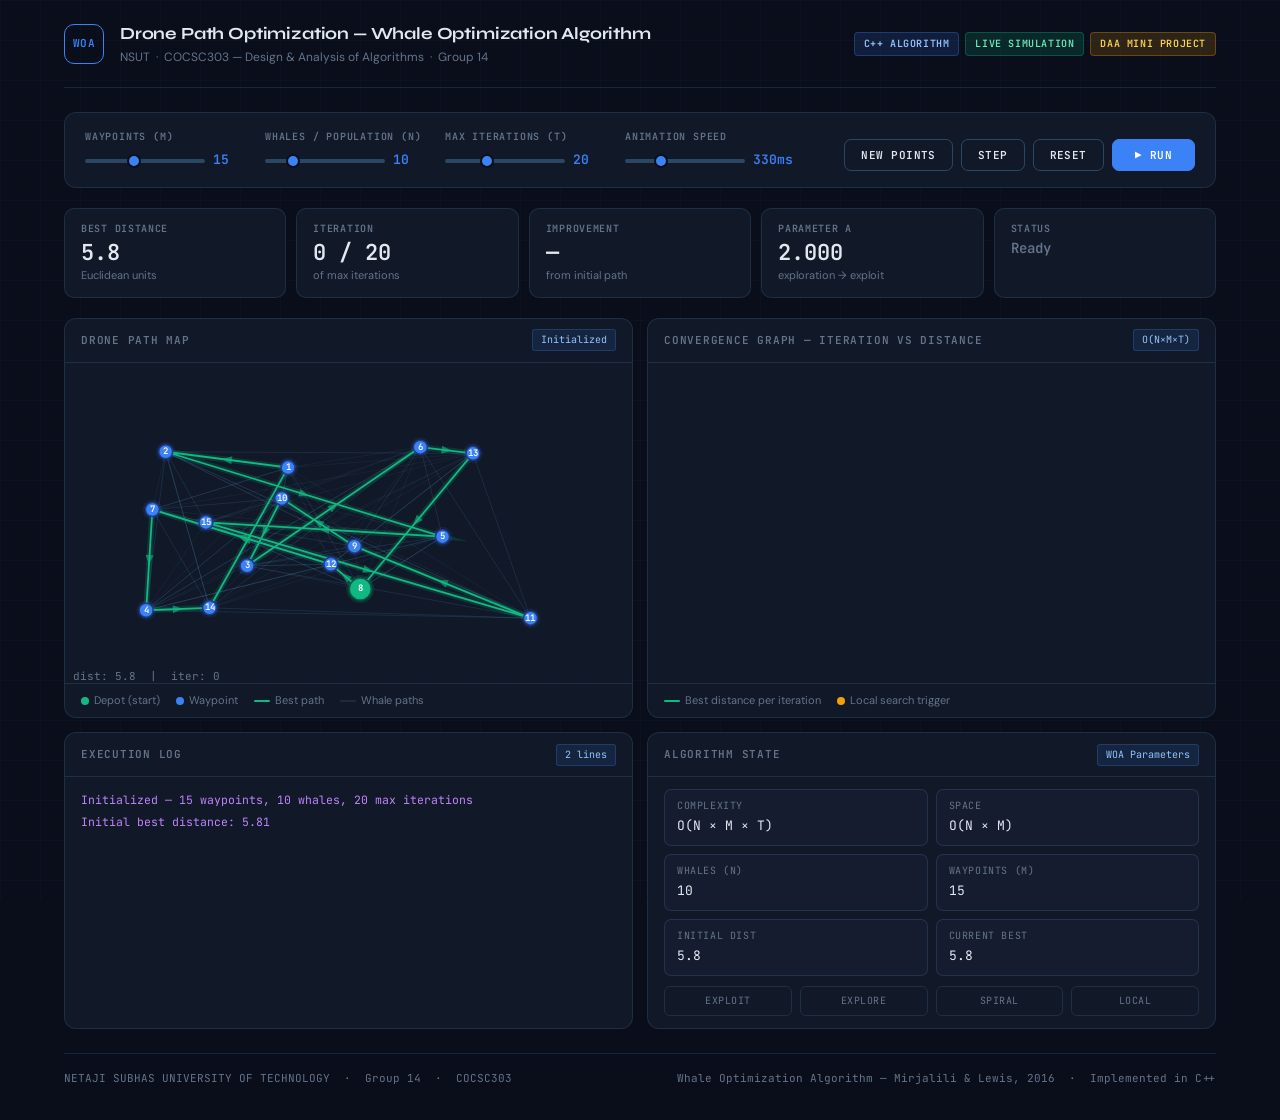
<file: WOA_Drone_Simulator.html>
<!DOCTYPE html>
<html lang="en">
<head>
<meta charset="UTF-8">
<meta name="viewport" content="width=device-width, initial-scale=1.0">
<title>Drone Path Optimization — Whale Optimization Algorithm | Group 14</title>
<link href="https://fonts.googleapis.com/css2?family=JetBrains+Mono:wght@400;600&family=Syne:wght@400;600;700;800&family=DM+Sans:ital,wght@0,300;0,400;0,500;1,300&display=swap" rel="stylesheet">
<style>
:root {
  --bg:       #0a0e1a;
  --bg2:      #0f1525;
  --bg3:      #151c30;
  --panel:    #111827;
  --border:   rgba(99,179,237,0.15);
  --border2:  rgba(99,179,237,0.30);
  --accent:   #3b82f6;
  --accent2:  #10b981;
  --accent3:  #f59e0b;
  --text:     #e2e8f0;
  --muted:    #64748b;
  --mono:     'JetBrains Mono', monospace;
  --display:  'Syne', sans-serif;
  --body:     'DM Sans', sans-serif;
}

*, *::before, *::after { box-sizing: border-box; margin: 0; padding: 0; }

body {
  background: var(--bg);
  color: var(--text);
  font-family: var(--body);
  font-size: 14px;
  line-height: 1.6;
  min-height: 100vh;
  overflow-x: hidden;
}

/* ── animated grid bg ── */
body::before {
  content: '';
  position: fixed;
  inset: 0;
  background-image:
    linear-gradient(rgba(59,130,246,0.04) 1px, transparent 1px),
    linear-gradient(90deg, rgba(59,130,246,0.04) 1px, transparent 1px);
  background-size: 40px 40px;
  pointer-events: none;
  z-index: 0;
}

.container { position: relative; z-index: 1; max-width: 1200px; margin: 0 auto; padding: 0 1.5rem 2rem; }

/* ── Header ── */
header {
  border-bottom: 1px solid var(--border);
  padding: 1.25rem 0;
  margin-bottom: 1.5rem;
  display: flex;
  align-items: center;
  justify-content: space-between;
  flex-wrap: wrap;
  gap: .75rem;
}
.header-left { display: flex; align-items: center; gap: 1rem; }
.logo-mark {
  width: 40px; height: 40px;
  border: 1.5px solid var(--accent);
  border-radius: 10px;
  display: flex; align-items: center; justify-content: center;
  font-family: var(--mono);
  font-size: 11px; font-weight: 600;
  color: var(--accent);
  letter-spacing: .05em;
  flex-shrink: 0;
}
.header-title {
  font-family: var(--display);
  font-size: 17px; font-weight: 700;
  color: var(--text);
  letter-spacing: -.01em;
}
.header-sub { font-size: 12px; color: var(--muted); margin-top: 1px; }
.badges { display: flex; gap: 6px; flex-wrap: wrap; }
.badge {
  font-family: var(--mono);
  font-size: 10px; font-weight: 600;
  padding: 3px 9px;
  border-radius: 4px;
  letter-spacing: .06em;
  text-transform: uppercase;
}
.badge-blue  { background: rgba(59,130,246,.15); color: #93c5fd; border: 1px solid rgba(59,130,246,.3); }
.badge-green { background: rgba(16,185,129,.15); color: #6ee7b7; border: 1px solid rgba(16,185,129,.3); }
.badge-amber { background: rgba(245,158,11,.15);  color: #fcd34d; border: 1px solid rgba(245,158,11,.3); }

/* ── Controls bar ── */
.controls-bar {
  background: var(--panel);
  border: 1px solid var(--border);
  border-radius: 12px;
  padding: 1rem 1.25rem;
  margin-bottom: 1.25rem;
  display: flex; flex-wrap: wrap; gap: 1.25rem;
  align-items: flex-end;
}
.ctrl-group { display: flex; flex-direction: column; gap: 5px; }
.ctrl-group label {
  font-family: var(--mono);
  font-size: 10px; font-weight: 600;
  color: var(--muted);
  text-transform: uppercase; letter-spacing: .08em;
}
.ctrl-row { display: flex; align-items: center; gap: 8px; }
.ctrl-val {
  font-family: var(--mono);
  font-size: 13px; font-weight: 600;
  color: var(--accent);
  min-width: 32px;
}

input[type=range] {
  -webkit-appearance: none;
  width: 120px; height: 4px;
  background: var(--border2);
  border-radius: 2px; outline: none; cursor: pointer;
}
input[type=range]::-webkit-slider-thumb {
  -webkit-appearance: none;
  width: 14px; height: 14px;
  border-radius: 50%;
  background: var(--accent);
  border: 2px solid var(--bg);
  cursor: pointer;
  transition: transform .15s;
}
input[type=range]::-webkit-slider-thumb:hover { transform: scale(1.2); }

.btn-group { display: flex; gap: 8px; flex-wrap: wrap; align-items: center; margin-left: auto; }
button {
  font-family: var(--mono);
  font-size: 11px; font-weight: 600;
  letter-spacing: .04em;
  padding: 8px 16px;
  border-radius: 7px;
  border: 1px solid var(--border2);
  background: transparent;
  color: var(--text);
  cursor: pointer;
  transition: all .15s;
  text-transform: uppercase;
}
button:hover { background: rgba(59,130,246,.12); border-color: var(--accent); color: #93c5fd; }
button:active { transform: scale(.97); }
button:disabled { opacity: .35; cursor: not-allowed; pointer-events: none; }
button.run-btn {
  background: var(--accent);
  border-color: var(--accent);
  color: #fff;
  padding: 8px 22px;
}
button.run-btn:hover { background: #2563eb; border-color: #2563eb; color: #fff; }
button.run-btn.stop-mode { background: #ef4444; border-color: #ef4444; }
button.run-btn.stop-mode:hover { background: #dc2626; border-color: #dc2626; }

/* ── Stats row ── */
.stats-row {
  display: grid;
  grid-template-columns: repeat(5, minmax(0,1fr));
  gap: 10px;
  margin-bottom: 1.25rem;
}
.stat-card {
  background: var(--panel);
  border: 1px solid var(--border);
  border-radius: 10px;
  padding: .75rem 1rem;
}
.stat-card .s-label {
  font-family: var(--mono);
  font-size: 10px; font-weight: 600;
  color: var(--muted);
  text-transform: uppercase; letter-spacing: .07em;
  margin-bottom: 4px;
}
.stat-card .s-val {
  font-family: var(--mono);
  font-size: 22px; font-weight: 600;
  color: var(--text);
  line-height: 1.1;
}
.stat-card .s-sub { font-size: 11px; color: var(--muted); margin-top: 2px; }

/* ── Main grid ── */
.main-grid {
  display: grid;
  grid-template-columns: 1fr 1fr;
  gap: 14px;
  margin-bottom: 14px;
}
.canvas-panel {
  background: var(--panel);
  border: 1px solid var(--border);
  border-radius: 12px;
  overflow: hidden;
}
.cp-header {
  padding: .65rem 1rem;
  border-bottom: 1px solid var(--border);
  display: flex; align-items: center; justify-content: space-between;
}
.cp-title {
  font-family: var(--mono);
  font-size: 11px; font-weight: 600;
  color: var(--muted);
  text-transform: uppercase; letter-spacing: .07em;
}
.cp-badge {
  font-family: var(--mono);
  font-size: 10px;
  padding: 2px 8px;
  border-radius: 3px;
  background: rgba(59,130,246,.12);
  color: #93c5fd;
  border: 1px solid rgba(59,130,246,.25);
}
canvas { display: block; width: 100%; }

/* ── Legend ── */
.legend {
  padding: .5rem 1rem;
  border-top: 1px solid var(--border);
  display: flex; gap: 1rem; flex-wrap: wrap;
}
.leg-item { display: flex; align-items: center; gap: 5px; font-size: 11px; color: var(--muted); }
.leg-dot { width: 8px; height: 8px; border-radius: 50%; flex-shrink: 0; }
.leg-line { width: 16px; height: 2px; border-radius: 1px; flex-shrink: 0; }

/* ── Bottom row ── */
.bottom-grid {
  display: grid;
  grid-template-columns: 1fr 1fr;
  gap: 14px;
}

/* ── Log ── */
.log-panel {
  background: var(--panel);
  border: 1px solid var(--border);
  border-radius: 12px;
  overflow: hidden;
}
.log-scroll {
  padding: .75rem 1rem;
  max-height: 200px;
  overflow-y: auto;
  font-family: var(--mono);
  font-size: 11.5px;
  line-height: 1.9;
}
.log-scroll::-webkit-scrollbar { width: 4px; }
.log-scroll::-webkit-scrollbar-track { background: transparent; }
.log-scroll::-webkit-scrollbar-thumb { background: var(--border2); border-radius: 2px; }
.log-line { color: var(--muted); }
.log-line.iter { color: var(--text); }
.log-line.improved { color: #6ee7b7; }
.log-line.local { color: #93c5fd; }
.log-line.done { color: var(--accent3); font-weight: 600; }
.log-line.init { color: #c084fc; }

/* ── Info panel ── */
.info-panel {
  background: var(--panel);
  border: 1px solid var(--border);
  border-radius: 12px;
  overflow: hidden;
}
.info-content { padding: .75rem 1rem; }
.info-grid { display: grid; grid-template-columns: 1fr 1fr; gap: 8px; }
.info-row {
  background: var(--bg3);
  border: 1px solid var(--border);
  border-radius: 7px;
  padding: .5rem .75rem;
}
.info-row .i-label { font-size: 10px; color: var(--muted); font-family: var(--mono); text-transform: uppercase; letter-spacing: .06em; }
.info-row .i-val   { font-size: 13px; color: var(--text); font-family: var(--mono); margin-top: 2px; }

/* ── Phase indicator ── */
.phase-bar {
  display: flex; gap: 8px; margin-top: 10px;
}
.phase-item {
  flex: 1; padding: .4rem .6rem;
  border-radius: 6px;
  border: 1px solid var(--border);
  text-align: center;
  font-family: var(--mono); font-size: 10px;
  color: var(--muted);
  text-transform: uppercase; letter-spacing: .05em;
  transition: all .3s;
}
.phase-item.active-exploit { background: rgba(16,185,129,.15); border-color: rgba(16,185,129,.4); color: #6ee7b7; }
.phase-item.active-explore { background: rgba(59,130,246,.15); border-color: rgba(59,130,246,.4); color: #93c5fd; }
.phase-item.active-spiral  { background: rgba(245,158,11,.15);  border-color: rgba(245,158,11,.4);  color: #fcd34d; }
.phase-item.active-local   { background: rgba(192,132,252,.15); border-color: rgba(192,132,252,.4); color: #c084fc; }

/* ── Footer ── */
footer {
  margin-top: 1.5rem;
  padding-top: 1rem;
  border-top: 1px solid var(--border);
  display: flex; justify-content: space-between; align-items: center;
  flex-wrap: wrap; gap: .5rem;
}
.footer-txt { font-size: 11px; color: var(--muted); font-family: var(--mono); }

/* ── Pulse animation ── */
@keyframes pulse-dot { 0%,100%{opacity:1} 50%{opacity:.3} }
.pulse { animation: pulse-dot 1.2s ease-in-out infinite; }
@keyframes fadeIn { from{opacity:0;transform:translateY(4px)} to{opacity:1;transform:none} }
.fade-in { animation: fadeIn .3s ease forwards; }
</style>
</head>
<body>
<div class="container">

<!-- Header -->
<header>
  <div class="header-left">
    <div class="logo-mark">WOA</div>
    <div>
      <div class="header-title">Drone Path Optimization — Whale Optimization Algorithm</div>
      <div class="header-sub">NSUT &nbsp;·&nbsp; COCSC303 — Design &amp; Analysis of Algorithms &nbsp;·&nbsp; Group 14</div>
    </div>
  </div>
  <div class="badges">
    <span class="badge badge-blue">C++ Algorithm</span>
    <span class="badge badge-green">Live Simulation</span>
    <span class="badge badge-amber">DAA Mini Project</span>
  </div>
</header>

<!-- Controls -->
<div class="controls-bar">
  <div class="ctrl-group">
    <label>Waypoints (M)</label>
    <div class="ctrl-row">
      <input type="range" id="sl-pts" min="5" max="30" value="15" step="1">
      <span class="ctrl-val" id="v-pts">15</span>
    </div>
  </div>
  <div class="ctrl-group">
    <label>Whales / Population (N)</label>
    <div class="ctrl-row">
      <input type="range" id="sl-wh" min="5" max="30" value="10" step="1">
      <span class="ctrl-val" id="v-wh">10</span>
    </div>
  </div>
  <div class="ctrl-group">
    <label>Max Iterations (T)</label>
    <div class="ctrl-row">
      <input type="range" id="sl-it" min="5" max="50" value="20" step="1">
      <span class="ctrl-val" id="v-it">20</span>
    </div>
  </div>
  <div class="ctrl-group">
    <label>Animation Speed</label>
    <div class="ctrl-row">
      <input type="range" id="sl-sp" min="80" max="1000" value="350" step="50">
      <span class="ctrl-val" id="v-sp">350ms</span>
    </div>
  </div>
  <div class="btn-group">
    <button onclick="newPoints()">New Points</button>
    <button id="btn-step" onclick="stepOnce()" disabled>Step</button>
    <button onclick="resetAll()">Reset</button>
    <button class="run-btn" id="btn-run" onclick="toggleRun()">&#9654; Run</button>
  </div>
</div>

<!-- Stats -->
<div class="stats-row">
  <div class="stat-card">
    <div class="s-label">Best Distance</div>
    <div class="s-val" id="s-dist">—</div>
    <div class="s-sub">Euclidean units</div>
  </div>
  <div class="stat-card">
    <div class="s-label">Iteration</div>
    <div class="s-val" id="s-iter">0 / 20</div>
    <div class="s-sub">of max iterations</div>
  </div>
  <div class="stat-card">
    <div class="s-label">Improvement</div>
    <div class="s-val" id="s-imp">—</div>
    <div class="s-sub">from initial path</div>
  </div>
  <div class="stat-card">
    <div class="s-label">Parameter a</div>
    <div class="s-val" id="s-a">2.00</div>
    <div class="s-sub">exploration → exploit</div>
  </div>
  <div class="stat-card">
    <div class="s-label">Status</div>
    <div class="s-val" id="s-status" style="font-size:14px;color:#64748b">Ready</div>
    <div class="s-sub" id="s-phase">&nbsp;</div>
  </div>
</div>

<!-- Main canvases -->
<div class="main-grid">
  <div class="canvas-panel">
    <div class="cp-header">
      <span class="cp-title">Drone Path Map</span>
      <span class="cp-badge" id="map-badge">Waiting</span>
    </div>
    <canvas id="c-map" height="320"></canvas>
    <div class="legend">
      <div class="leg-item"><div class="leg-dot" style="background:#10b981"></div> Depot (start)</div>
      <div class="leg-item"><div class="leg-dot" style="background:#3b82f6"></div> Waypoint</div>
      <div class="leg-item"><div class="leg-line" style="background:#10b981"></div> Best path</div>
      <div class="leg-item"><div class="leg-line" style="background:rgba(255,255,255,0.07)"></div> Whale paths</div>
    </div>
  </div>
  <div class="canvas-panel">
    <div class="cp-header">
      <span class="cp-title">Convergence Graph — Iteration vs Distance</span>
      <span class="cp-badge" id="graph-badge">O(N×M×T)</span>
    </div>
    <canvas id="c-graph" height="320"></canvas>
    <div class="legend">
      <div class="leg-item"><div class="leg-line" style="background:#10b981"></div> Best distance per iteration</div>
      <div class="leg-item"><div class="leg-dot" style="background:#f59e0b"></div> Local search trigger</div>
    </div>
  </div>
</div>

<!-- Bottom -->
<div class="bottom-grid">
  <div class="log-panel">
    <div class="cp-header">
      <span class="cp-title">Execution Log</span>
      <span class="cp-badge" id="log-count">0 lines</span>
    </div>
    <div class="log-scroll" id="log"></div>
  </div>
  <div class="info-panel">
    <div class="cp-header">
      <span class="cp-title">Algorithm State</span>
      <span class="cp-badge">WOA Parameters</span>
    </div>
    <div class="info-content">
      <div class="info-grid">
        <div class="info-row"><div class="i-label">Complexity</div><div class="i-val">O(N × M × T)</div></div>
        <div class="info-row"><div class="i-label">Space</div><div class="i-val">O(N × M)</div></div>
        <div class="info-row"><div class="i-label">Whales (N)</div><div class="i-val" id="i-wh">10</div></div>
        <div class="info-row"><div class="i-label">Waypoints (M)</div><div class="i-val" id="i-pts">15</div></div>
        <div class="info-row"><div class="i-label">Initial dist</div><div class="i-val" id="i-init">—</div></div>
        <div class="info-row"><div class="i-label">Current best</div><div class="i-val" id="i-best">—</div></div>
      </div>
      <div class="phase-bar" id="phase-bar">
        <div class="phase-item" id="ph-exploit">Exploit</div>
        <div class="phase-item" id="ph-explore">Explore</div>
        <div class="phase-item" id="ph-spiral">Spiral</div>
        <div class="phase-item" id="ph-local">Local</div>
      </div>
    </div>
  </div>
</div>

<!-- Footer -->
<footer>
  <div class="footer-txt">NETAJI SUBHAS UNIVERSITY OF TECHNOLOGY &nbsp;·&nbsp; Group 14 &nbsp;·&nbsp; COCSC303</div>
  <div class="footer-txt">Whale Optimization Algorithm — Mirjalili &amp; Lewis, 2016 &nbsp;·&nbsp; Implemented in C++</div>
</footer>

</div>

<script>
// ── Canvas setup ──
const CM = document.getElementById('c-map');
const CG = document.getElementById('c-graph');
const ctxM = CM.getContext('2d');
const ctxG = CG.getContext('2d');
const DPR  = window.devicePixelRatio || 1;

function resizeCanvases() {
  [CM, CG].forEach(c => {
    const w = c.parentElement.clientWidth;
    c.style.width  = w + 'px';
    c.style.height = '320px';
    c.width  = w * DPR;
    c.height = 320 * DPR;
    c.getContext('2d').setTransform(DPR, 0, 0, DPR, 0, 0);
  });
}

// ── Slider wiring ──
function wire(id, outId, fmt) {
  const sl = document.getElementById(id);
  const out = document.getElementById(outId);
  out.textContent = fmt ? fmt(+sl.value) : sl.value;
  sl.addEventListener('input', () => { out.textContent = fmt ? fmt(+sl.value) : sl.value; });
}
wire('sl-pts', 'v-pts');
wire('sl-wh',  'v-wh');
wire('sl-it',  'v-it');
wire('sl-sp',  'v-sp', v => v + 'ms');

// ── State ──
let pts = [], whales = [], best = null;
let iter = 0, maxIter = 20;
let convHistory = [];
let localPoints = [];
let running = false;
let animTimer = null;
let initDist = 0, startDist = 0;
let logCount = 0;
let lastPhase = '';

// ── Math helpers ──
function rnd(a, b) { return a + Math.random() * (b - a); }
function dist(a, b) { return Math.hypot(a.x - b.x, a.y - b.y); }

function pathDist(path) {
  let d = 0;
  for (let i = 0; i < path.length - 1; i++) d += dist(pts[path[i]], pts[path[i+1]]);
  d += dist(pts[path[path.length-1]], pts[path[0]]);
  return d;
}

function randSwap(path) {
  const p = [...path];
  let a = Math.floor(Math.random() * p.length), b;
  do { b = Math.floor(Math.random() * p.length); } while (b === a);
  [p[a], p[b]] = [p[b], p[a]];
  return p;
}

function shuffle(a) {
  for (let i = a.length - 1; i > 0; i--) {
    const j = Math.floor(Math.random() * (i + 1));
    [a[i], a[j]] = [a[j], a[i]];
  }
  return a;
}

function localSearch(w) {
  let best2 = { path: [...w.path], fitness: w.fitness };
  for (let k = 0; k < 6; k++) {
    const np = randSwap(best2.path);
    const nf = pathDist(np);
    if (nf < best2.fitness) best2 = { path: np, fitness: nf };
  }
  return best2;
}

// ── Generate points ──
function newPoints() {
  stopRun();
  const n = +document.getElementById('sl-pts').value;
  pts = [];
  for (let i = 0; i < n; i++) pts.push({ x: rnd(0.07, 0.93), y: rnd(0.07, 0.93) });
  resetAll();
}

function initWhales() {
  const n = +document.getElementById('sl-wh').value;
  maxIter = +document.getElementById('sl-it').value;
  const base = [...Array(pts.length).keys()];
  whales = [];
  for (let i = 0; i < n; i++) {
    const path = shuffle([...base]);
    whales.push({ path, fitness: pathDist(path) });
  }
  best = { ...whales.reduce((a, b) => a.fitness < b.fitness ? a : b) };
  best.path = [...best.path];
  initDist = startDist = best.fitness;
  convHistory = [{ i: 0, d: best.fitness, local: false }];
  localPoints = [];
  iter = 0;
  document.getElementById('i-wh').textContent  = n;
  document.getElementById('i-pts').textContent = pts.length;
  document.getElementById('i-init').textContent = best.fitness.toFixed(1);
  updateStats();
}

// ── WOA step ──
function woaStep() {
  iter++;
  const a = 2.0 - iter * (2.0 / maxIter);
  let anyImproved = false;
  let phaseThisIter = { exploit: 0, explore: 0, spiral: 0 };

  for (let i = 0; i < whales.length; i++) {
    const r = Math.random(), A = 2 * a * r - a, p = Math.random();
    let candidate;
    if (p < 0.5) {
      if (Math.abs(A) < 1) {
        candidate = { path: randSwap(best.path) };
        phaseThisIter.exploit++;
      } else {
        candidate = { path: randSwap(whales[Math.floor(Math.random() * whales.length)].path) };
        phaseThisIter.explore++;
      }
    } else {
      candidate = { path: randSwap(best.path) };
      phaseThisIter.spiral++;
    }
    candidate.fitness = pathDist(candidate.path);
    if (candidate.fitness < whales[i].fitness) whales[i] = candidate;
    if (whales[i].fitness < best.fitness) { best = { path: [...whales[i].path], fitness: whales[i].fitness }; anyImproved = true; }
  }

  // Dominant phase this iteration
  const dom = Object.entries(phaseThisIter).sort((x,y)=>y[1]-x[1])[0][0];
  setPhase(dom, false);

  let localUsed = false;
  if (iter % 3 === 0) {
    const ls = localSearch(best);
    if (ls.fitness < best.fitness) {
      best = ls; anyImproved = true; localUsed = true;
    }
    setPhase('local', true);
    localPoints.push(iter);
  }

  convHistory.push({ i: iter, d: best.fitness, local: localUsed });
  updateStats(a, anyImproved, localUsed);
  drawMap();
  drawGraph();

  const impPct = ((startDist - best.fitness) / startDist * 100).toFixed(1);
  const logCls = localUsed ? 'local' : (anyImproved ? 'improved' : 'iter');
  addLog(`iter ${String(iter).padStart(2,'0')}  |  a=${a.toFixed(3)}  |  dist=${best.fitness.toFixed(2)}  |  imp=${impPct}%${localUsed ? '  [local search]' : ''}`, logCls);

  if (iter >= maxIter) {
    stopRun();
    document.getElementById('s-status').textContent = 'Done';
    document.getElementById('s-status').style.color = '#10b981';
    document.getElementById('map-badge').textContent = 'Optimal path found';
    addLog(`── Finished! Best dist: ${best.fitness.toFixed(2)}  Total improvement: ${impPct}% ──`, 'done');
    setPhase('', false);
  }
}

// ── Phase indicator ──
function setPhase(name, overlay) {
  ['exploit','explore','spiral','local'].forEach(p => {
    document.getElementById('ph-' + p).className = 'phase-item' + (p === name ? ' active-' + p : '');
  });
}

// ── Stats ──
function updateStats(a, improved, local) {
  if (!best) return;
  document.getElementById('s-dist').textContent = best.fitness.toFixed(1);
  document.getElementById('s-iter').textContent = iter + ' / ' + maxIter;
  const imp = startDist > 0 ? ((startDist - best.fitness) / startDist * 100).toFixed(1) + '%' : '—';
  document.getElementById('s-imp').textContent  = imp;
  document.getElementById('s-a').textContent    = a != null ? a.toFixed(3) : '2.000';
  document.getElementById('i-best').textContent = best.fitness.toFixed(1);
  document.getElementById('s-phase').textContent = local ? 'Local search active' : (improved ? 'Improved!' : '');
}

// ── Log ──
function addLog(msg, cls) {
  const d = document.getElementById('log');
  const el = document.createElement('div');
  el.className = 'log-line ' + (cls || '');
  el.textContent = msg;
  d.appendChild(el);
  const box = document.getElementById('log');
  box.parentElement.scrollTop = 9999;
  logCount++;
  document.getElementById('log-count').textContent = logCount + ' lines';
}

function clearLog() {
  document.getElementById('log').innerHTML = '';
  logCount = 0;
  document.getElementById('log-count').textContent = '0 lines';
}

// ── Controls ──
function toggleRun() {
  if (running) { stopRun(); return; }
  if (pts.length === 0) newPoints();
  if (iter === 0) initWhales();
  running = true;
  const btn = document.getElementById('btn-run');
  btn.textContent = '■ Stop';
  btn.classList.add('stop-mode');
  document.getElementById('btn-step').disabled = true;
  document.getElementById('s-status').textContent = 'Running';
  document.getElementById('s-status').style.color = '#3b82f6';
  document.getElementById('map-badge').textContent = 'Optimizing...';
  function tick() {
    woaStep();
    if (running && iter < maxIter) animTimer = setTimeout(tick, +document.getElementById('sl-sp').value);
  }
  tick();
}

function stopRun() {
  running = false;
  clearTimeout(animTimer);
  const btn = document.getElementById('btn-run');
  btn.textContent = '▶ Run';
  btn.classList.remove('stop-mode');
  document.getElementById('btn-step').disabled = (iter >= maxIter);
  if (iter > 0 && iter < maxIter) {
    document.getElementById('s-status').textContent = 'Paused';
    document.getElementById('s-status').style.color = '#f59e0b';
  }
}

function resetAll() {
  stopRun();
  if (pts.length === 0) { newPoints(); return; }
  initWhales();
  clearLog();
  convHistory = [{ i: 0, d: best.fitness, local: false }];
  document.getElementById('s-status').textContent = 'Ready';
  document.getElementById('s-status').style.color = '#64748b';
  document.getElementById('s-a').textContent = '2.000';
  document.getElementById('s-imp').textContent = '—';
  document.getElementById('map-badge').textContent = 'Initialized';
  ['ph-exploit','ph-explore','ph-spiral','ph-local'].forEach(id => {
    document.getElementById(id).className = 'phase-item';
  });
  document.getElementById('btn-step').disabled = false;
  drawMap(); drawGraph();
  addLog('Initialized — ' + pts.length + ' waypoints, ' + whales.length + ' whales, ' + maxIter + ' max iterations', 'init');
  addLog('Initial best distance: ' + best.fitness.toFixed(2), 'init');
}

function stepOnce() {
  if (pts.length === 0) newPoints();
  if (iter === 0) initWhales();
  if (iter >= maxIter) return;
  woaStep();
}

// ── Draw MAP ──
function drawMap() {
  const W = CM.width / DPR, H = CM.height / DPR;
  ctxM.clearRect(0, 0, W, H);

  const PAD = 28;
  const px = p => ({ x: PAD + p.x * (W - PAD*2), y: PAD + p.y * (H - PAD*2) });

  // Grid
  ctxM.strokeStyle = 'rgba(59,130,246,0.06)';
  ctxM.lineWidth = 0.5;
  for (let x = 0; x < W; x += 40) { ctxM.beginPath(); ctxM.moveTo(x,0); ctxM.lineTo(x,H); ctxM.stroke(); }
  for (let y = 0; y < H; y += 40) { ctxM.beginPath(); ctxM.moveTo(0,y); ctxM.lineTo(W,y); ctxM.stroke(); }

  if (!best || !pts.length) return;

  // All whale paths (very faint)
  whales.forEach(w => {
    ctxM.beginPath();
    const s = px(pts[w.path[0]]);
    ctxM.moveTo(s.x, s.y);
    w.path.forEach(idx => { const p = px(pts[idx]); ctxM.lineTo(p.x, p.y); });
    ctxM.lineTo(s.x, s.y);
    ctxM.strokeStyle = 'rgba(99,179,237,0.07)';
    ctxM.lineWidth = 1;
    ctxM.stroke();
  });

  // Best path glow (soft layer)
  const path = best.path;
  const s0 = px(pts[path[0]]);
  ctxM.beginPath();
  ctxM.moveTo(s0.x, s0.y);
  path.forEach(idx => { const p = px(pts[idx]); ctxM.lineTo(p.x, p.y); });
  ctxM.lineTo(s0.x, s0.y);
  ctxM.strokeStyle = 'rgba(16,185,129,0.18)';
  ctxM.lineWidth = 6;
  ctxM.stroke();

  // Best path sharp
  ctxM.beginPath();
  ctxM.moveTo(s0.x, s0.y);
  path.forEach(idx => { const p = px(pts[idx]); ctxM.lineTo(p.x, p.y); });
  ctxM.lineTo(s0.x, s0.y);
  ctxM.strokeStyle = '#10b981';
  ctxM.lineWidth = 1.8;
  ctxM.stroke();

  // Direction arrows
  for (let i = 0; i < path.length; i++) {
    const a = px(pts[path[i]]), b = px(pts[path[(i+1) % path.length]]);
    const mx = (a.x+b.x)/2, my = (a.y+b.y)/2;
    const ang = Math.atan2(b.y-a.y, b.x-a.x);
    ctxM.save();
    ctxM.translate(mx, my);
    ctxM.rotate(ang);
    ctxM.beginPath();
    ctxM.moveTo(5,0); ctxM.lineTo(-5,-4); ctxM.lineTo(-5,4); ctxM.closePath();
    ctxM.fillStyle = 'rgba(16,185,129,0.6)';
    ctxM.fill();
    ctxM.restore();
  }

  // Nodes
  pts.forEach((pt, i) => {
    const p = px(pt);
    const isDepot = best.path[0] === i;
    const r = isDepot ? 11 : 7;
    // outer ring
    ctxM.beginPath();
    ctxM.arc(p.x, p.y, r + 3, 0, Math.PI*2);
    ctxM.fillStyle = isDepot ? 'rgba(16,185,129,0.15)' : 'rgba(59,130,246,0.10)';
    ctxM.fill();
    // node
    ctxM.beginPath();
    ctxM.arc(p.x, p.y, r, 0, Math.PI*2);
    ctxM.fillStyle = isDepot ? '#10b981' : '#3b82f6';
    ctxM.fill();
    ctxM.strokeStyle = isDepot ? '#065f46' : '#1e3a8a';
    ctxM.lineWidth = 1.5;
    ctxM.stroke();
    // label
    ctxM.fillStyle = '#fff';
    ctxM.font = (isDepot ? '700 ' : '600 ') + '9px ' + "'JetBrains Mono', monospace";
    ctxM.textAlign = 'center';
    ctxM.textBaseline = 'middle';
    ctxM.fillText(i+1, p.x, p.y);
  });

  // Dist label
  ctxM.fillStyle = '#64748b';
  ctxM.font = "11px 'JetBrains Mono', monospace";
  ctxM.textAlign = 'left';
  ctxM.fillText('dist: ' + best.fitness.toFixed(1) + '  |  iter: ' + iter, 8, H-6);
}

// ── Draw GRAPH ──
function drawGraph() {
  const W = CG.width / DPR, H = CG.height / DPR;
  ctxG.clearRect(0, 0, W, H);

  if (convHistory.length < 2) return;

  const PAD = { l: 52, r: 20, t: 20, b: 38 };
  const gW = W - PAD.l - PAD.r, gH = H - PAD.t - PAD.b;

  const allD = convHistory.map(h => h.d);
  const minD = Math.min(...allD), maxD = Math.max(...allD);
  const rangeD = maxD - minD || 1;
  const maxI = maxIter;

  const gx = i => PAD.l + (i / maxI) * gW;
  const gy = d => PAD.t + gH - ((d - minD) / rangeD) * gH;

  // Grid lines
  ctxG.strokeStyle = 'rgba(59,130,246,0.08)';
  ctxG.lineWidth = 0.5;
  for (let i = 0; i <= 4; i++) {
    const y = PAD.t + i * gH / 4;
    ctxG.beginPath(); ctxG.moveTo(PAD.l, y); ctxG.lineTo(PAD.l + gW, y); ctxG.stroke();
    const v = maxD - i * (rangeD / 4);
    ctxG.fillStyle = '#64748b';
    ctxG.font = "10px 'JetBrains Mono', monospace";
    ctxG.textAlign = 'right';
    ctxG.fillText(v.toFixed(0), PAD.l - 6, y + 3);
  }
  for (let i = 0; i <= 5; i++) {
    const x = PAD.l + i * gW / 5;
    ctxG.beginPath(); ctxG.moveTo(x, PAD.t); ctxG.lineTo(x, PAD.t + gH); ctxG.stroke();
    ctxG.fillStyle = '#64748b';
    ctxG.font = "10px 'JetBrains Mono', monospace";
    ctxG.textAlign = 'center';
    ctxG.fillText(Math.round(i * maxI / 5), x, PAD.t + gH + 14);
  }

  // Axes
  ctxG.strokeStyle = 'rgba(99,179,237,0.3)';
  ctxG.lineWidth = 1;
  ctxG.beginPath(); ctxG.moveTo(PAD.l, PAD.t); ctxG.lineTo(PAD.l, PAD.t + gH); ctxG.lineTo(PAD.l + gW, PAD.t + gH); ctxG.stroke();

  // Axis labels
  ctxG.fillStyle = '#64748b';
  ctxG.font = "11px 'JetBrains Mono', monospace";
  ctxG.textAlign = 'center';
  ctxG.fillText('Iteration →', PAD.l + gW / 2, H - 4);
  ctxG.save();
  ctxG.rotate(-Math.PI / 2);
  ctxG.fillText('Distance', -(PAD.t + gH / 2), 14);
  ctxG.restore();

  // Area
  ctxG.beginPath();
  ctxG.moveTo(gx(convHistory[0].i), gy(convHistory[0].d));
  convHistory.forEach(h => ctxG.lineTo(gx(h.i), gy(h.d)));
  ctxG.lineTo(gx(convHistory[convHistory.length-1].i), PAD.t + gH);
  ctxG.lineTo(gx(0), PAD.t + gH);
  ctxG.closePath();
  ctxG.fillStyle = 'rgba(16,185,129,0.08)';
  ctxG.fill();

  // Line
  ctxG.beginPath();
  ctxG.moveTo(gx(convHistory[0].i), gy(convHistory[0].d));
  convHistory.forEach(h => ctxG.lineTo(gx(h.i), gy(h.d)));
  ctxG.strokeStyle = '#10b981';
  ctxG.lineWidth = 2;
  ctxG.stroke();

  // Points
  convHistory.forEach(h => {
    ctxG.beginPath();
    ctxG.arc(gx(h.i), gy(h.d), h.local ? 5 : 3, 0, Math.PI*2);
    ctxG.fillStyle = h.local ? '#f59e0b' : '#10b981';
    ctxG.fill();
    if (h.local) {
      ctxG.beginPath();
      ctxG.arc(gx(h.i), gy(h.d), 8, 0, Math.PI*2);
      ctxG.strokeStyle = 'rgba(245,158,11,0.35)';
      ctxG.lineWidth = 1;
      ctxG.stroke();
    }
  });

  // Current best label
  if (convHistory.length > 1) {
    const last = convHistory[convHistory.length-1];
    ctxG.fillStyle = '#10b981';
    ctxG.font = "bold 11px 'JetBrains Mono', monospace";
    ctxG.textAlign = 'left';
    ctxG.fillText(last.d.toFixed(1), gx(last.i) + 6, gy(last.d) - 4);
  }
}

// ── Init ──
window.addEventListener('resize', () => { resizeCanvases(); drawMap(); drawGraph(); });
resizeCanvases();
newPoints();
</script>
</body>
</html>
</file>
